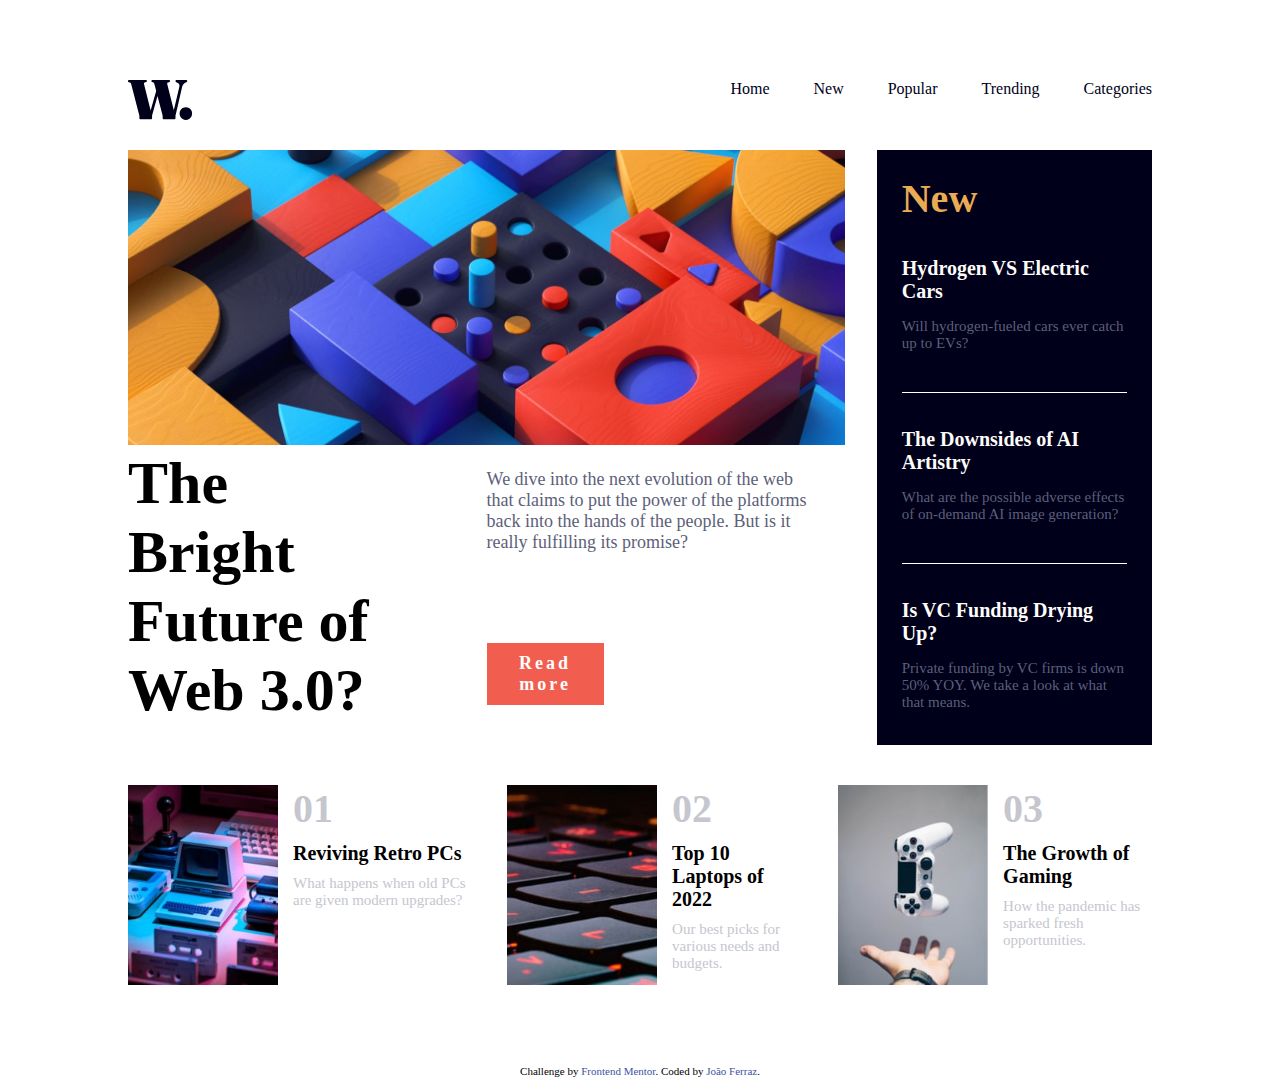
<file: index.html>
<!DOCTYPE html>
<html lang="en">
<head>
  <meta charset="UTF-8">
  <meta name="viewport" content="width=device-width, initial-scale=1.0"> <!-- displays site properly based on user's device -->

  <script src="index.js" defer></script>
  <link rel="stylesheet" href="index.css">
  <link rel="icon" type="image/png" sizes="32x32" href="./images/favicon-32x32.png">
  
  <title>Frontend Mentor | News homepage</title>

  <!-- Feel free to remove these styles or customise in your own stylesheet 👍 -->
  <style>
    .attribution { font-size: 11px; text-align: center; }
    .attribution a { color: hsl(228, 45%, 44%); }
  </style>
</head>
<body>
  <div class="menu">
    <svg id="icon_menu_close" onclick="closeMenu()" width="32" height="31" xmlns="http://www.w3.org/2000/svg"><g fill="#00001A" fill-rule="evenodd"><path d="m2.919.297 28.284 28.284-2.122 2.122L.797 2.419z"/><path d="M.797 28.581 29.081.297l2.122 2.122L2.919 30.703z"/></g></svg>
    <a href="#">Home</a>
    <a href="#">New</a>
    <a href="#">Popular</a>
    <a href="#">Trending</a>
    <a href="#">Categories</a>
  </div>
  <div class="container">
    <div class="shadow_menu">

    </div>
      <div class="flex_horizontal_menu">
        <svg id="brand_icon" width="65" height="40" xmlns="http://www.w3.org/2000/svg"><path d="M23.016 39.2c.317 0 .574-.093.77-.28.196-.187.294-.457.294-.812v-1.82c0-.448.033-.84.098-1.176.065-.336.145-.663.238-.98l5.09-18.122 4.822 18.57c.112.384.193.682.243.895l.023.099c.047.215.07.453.07.714v1.82c0 .355.098.625.294.812.196.187.453.28.77.28h10.696c.299 0 .55-.093.756-.28.205-.187.308-.457.308-.812v-1.82c0-.373.023-.705.07-.994.047-.29.135-.677.266-1.162L54.04 7.224c.299-1.25.765-2.254 1.4-3.01.635-.756 1.363-1.311 2.184-1.666l.672-.308c.336-.168.574-.331.714-.49.14-.159.21-.369.21-.63 0-.336-.117-.607-.35-.812C58.637.103 58.287 0 57.82 0h-8.904c-.467 0-.817.103-1.05.308-.233.205-.35.476-.35.812 0 .261.06.471.182.63.121.159.313.303.574.434l.616.224c1.12.41 1.871.999 2.254 1.764s.453 1.661.21 2.688l-5.535 23.486-6.477-25.81c-.133-.58-.17-1.018-.11-1.31l.026-.104c.093-.29.317-.49.672-.602l1.232-.336c.299-.112.518-.257.658-.434a.986.986 0 0 0 .21-.63c0-.355-.112-.63-.336-.826C41.468.098 41.122 0 40.656 0H24.78c-.448 0-.789.098-1.022.294-.233.196-.35.471-.35.826 0 .224.06.415.182.574.121.159.322.294.602.406l1.176.42c.261.093.462.243.602.448.14.205.294.607.462 1.204l1.751 6.742-5.553 19.475L16.128 4.48c-.147-.49-.194-.898-.14-1.223l.028-.135c.093-.345.327-.574.7-.686l1.456-.336c.504-.168.756-.504.756-1.008 0-.336-.112-.602-.336-.798C18.368.098 18.022 0 17.556 0H1.344C.896 0 .56.098.336.294.112.49 0 .756 0 1.092c0 .224.056.434.168.63.112.196.29.35.532.462l1.232.392c.355.13.625.308.812.532.187.224.345.579.476 1.064l7.84 30.408c.112.43.191.751.238.966.047.215.07.462.07.742v1.82c0 .355.103.625.308.812.205.187.467.28.784.28h10.556Zm34.804.7c1.195 0 2.263-.29 3.206-.868a6.338 6.338 0 0 0 2.24-2.338c.55-.98.826-2.04.826-3.178 0-1.157-.275-2.212-.826-3.164a6.325 6.325 0 0 0-2.24-2.282c-.943-.57-2.011-.854-3.206-.854-1.157 0-2.207.285-3.15.854a6.325 6.325 0 0 0-2.24 2.282c-.55.952-.826 2.007-.826 3.164 0 1.139.275 2.198.826 3.178.55.98 1.297 1.76 2.24 2.338.943.579 1.993.868 3.15.868Z" fill="#00001A"/></svg>
      
        <svg id="icon_menu_open" onclick="openMenu()" width="40" height="17" xmlns="http://www.w3.org/2000/svg"><g fill="#00001A" fill-rule="evenodd"><path d="M0 0h40v3H0zM0 7h40v3H0zM0 14h40v3H0z"/><path d="M0 0h40v3H0z"/></g></svg>
      
        <div class="horizontal_options">
          <a href="#">Home</a>
          <a href="#">New</a>
          <a href="#">Popular</a>
          <a href="#">Trending</a>
          <a href="#">Categories</a>
        </div> <!-- HORIZONTAL OPTIONS -->
        
        
      </div> <!-- FLEX HORIZONTAL MENU -->

      <div class="wrap_content">
        <div class="image_with_text">
          <picture>
            <source media="(min-width: 768px)" srcset="assets/images/image-web-3-desktop.jpg">
            <source media="(max-width: 767px)" srcset="assets/images/image-web-3-mobile.jpg">
            <img src="assets/images/image-web-3-mobile.jpg"/>
          </picture>
    
          <div class="flex_text_below_bigPicture">
            <h2>The Bright Future of Web 3.0?</h2>
    
            <div class="text_with_read_more">
              <p>We dive into the next evolution of the web that claims to put the power of the platforms back into the hands of the people. 
                But is it really fulfilling its promise?
              </p>
              <a href="#">Read more</a>
            </div> <!-- TEXT WITH READ MORE -->
    
          
          </div> <!-- TEXT BELOW BIG PICTURE -->
        </div> <!-- IMAGE WITH TEXT -->

        <div class="flex_vertical_text">
          <h2>New</h2>

          <div class="flex_vertical_text_item">
            <a href="#">Hydrogen VS Electric Cars</a>
            <p>Will hydrogen-fueled cars ever catch up to EVs?</p>
            <hr>
          </div> <!-- FLEX VERTICAL TEXT ITEM -->

          <div class="flex_vertical_text_item">
            <a href="#">The Downsides of AI Artistry</a>
            <p>What are the possible adverse effects of on-demand AI image generation?</p>
            <hr>
          </div> <!-- FLEX VERTICAL TEXT ITEM -->

          <div class="flex_vertical_text_item">
            <a href="#">Is VC Funding Drying Up?</a>
            <p>Private funding by VC firms is down 50% YOY. We take a look at what that means.</p>
          </div> <!-- FLEX VERTICAL TEXT ITEM -->
          
        </div> <!-- FLEX VERTICAL TEXT -->
      </div> <!-- WRAP CONTENT -->

    <div class="footer_images">
      <div class="footer_images_item">

        <img src="assets/images/image-retro-pcs.jpg" alt="">

        <div class="footer_images_item_text">

          <h2>01</h2>
          <a href="#">Reviving Retro PCs</a>
          <p>What happens when old PCs are given modern upgrades?</p>

        </div><!-- FOOTER IMAGES ITEM TEXT -->
      </div><!-- FOOTER IMAGES ITEM -->

      <div class="footer_images_item">

        <img src="assets/images/image-top-laptops.jpg" alt="">

        <div class="footer_images_item_text">

          <h2>02</h2>
          <a href="#">Top 10 Laptops of 2022</a>
          <p>Our best picks for various needs and budgets.</p>

        </div> <!-- FOOTER IMAGES ITEM TEXT -->
      </div> <!-- FOOTER IMAGES ITEM -->

      <div class="footer_images_item">

        <img src="assets/images/image-gaming-growth.jpg" alt="">

        <div class="footer_images_item_text">

          <h2>03</h2>
          <a href="#">The Growth of Gaming</a>
          <p>How the pandemic has sparked fresh opportunities.</p>

        </div> <!-- FOOTER IMAGES ITEM TEXT -->
      </div><!-- FOOTER IMAGES ITEM -->
    </div> <!-- FOOTER IMAGES -->

    
  </div> <!-- CONTAINER -->

  <div class="attribution">
    Challenge by <a href="https://www.frontendmentor.io?ref=challenge" target="_blank">Frontend Mentor</a>. 
    Coded by <a href="#">João Ferraz</a>.
  </div>
</body>

</html>
</file>
<file: index.css>
*{
    margin: 0;
    padding: 0;
}

a:link { text-decoration: none; }

a:visited { text-decoration: none; }

a:hover { text-decoration: none; }

a:active { text-decoration: none; }

svg, img {
    max-width: 100%;
}

.shadow_menu {
    position: absolute;
    width: 100%;
    height: 100%;
    background-color: black;
    opacity: 50%;
    top: 0;
    left: 0;
    display: none;
}

.menu {
    display: none;
    position:fixed;
    flex-direction: column;
    background-color: white;
    height: 100vh;
    z-index: 99;
    right: 0;
    width: 70%;
    padding-left: 25px;
}

.menu svg {
    margin-left: auto;
    padding: 15px 15px;
    margin-bottom: 50px;
}

.menu a {
    color: black;
}

.container {
    position: relative;
    height: fit-content;
    padding: 40px 15px;
}

.horizontal_options {
    display: none;
}

picture > img {
    margin-top: 30px;
}

.flex_horizontal_menu {
    display: flex;
    flex-direction: row;
    justify-content:space-between;
    margin-bottom: 30px;
}

#icon_menu_open {
    padding-top: 10px;
}

.flex_text_below_bigPicture {
    display: flex;
    flex-direction: column;
    justify-content: space-evenly;
}

.flex_text_below_bigPicture h2 {
    margin-bottom: 20px;
}

.text_with_read_more{
    display: flex;
    flex-direction: column;
    justify-content: space-between;
}

.flex_text_below_bigPicture h2{
    font-size: 50px;
    font-weight: 800;
}

.text_with_read_more p {
    font-size: 18px;
    font-weight: 400;
    color: hsl(236, 13%, 42%);
    margin-bottom: 20px;
    padding-top: 20px;
}

.text_with_read_more a {
    background-color: hsl(5, 85%, 63%);
    color: white;
    font-size: 18px;
    letter-spacing: 3px;
    width: 50%;
    padding: 10px 10px;
    text-align: center;
    font-weight: 700;
    margin-bottom: 40px;
}

.flex_vertical_text {
    background-color: hsl(240, 100%, 5%);
    padding: 25px;
}

.flex_vertical_text h2 {
    color: hsl(35, 77%, 62%);
    font-weight: 800;
    font-size: 40px;
}

.flex_vertical_text_item a {
    color: hsl(36, 100%, 99%);
    font-weight: 800;
    font-size: 20px;
}

.flex_vertical_text p {
    color: hsl(236, 13%, 42%);
    font-weight: 400;
    font-size: 15px;
    margin-top: 15px;
}

.flex_vertical_text hr {
    margin-top: 40px;
    border: none;
    height: 1px;
    background-color: white;
}

.flex_vertical_text_item {
    margin-top: 35px;
}

.footer_images {
    display: flex;
    flex-direction: column;

}

.footer_images_item{
    display: flex;
    flex-direction: row;
    flex-wrap: nowrap;
    padding-top: 40px;
    gap: 15px;
    align-items: flex-start;
}

.footer_images_item img{
    width: 150px;
    height: 200px;
}

.footer_images_item_text {
    display: flex;
    flex-direction: column;
    gap: 10px;
}


.footer_images_item_text h2 {
    font-size: 40px;
    color: hsl(233, 8%, 79%);
}

.footer_images_item_text a {
    font-size: 20px;
    font-weight: 800;
    color: black;
}

.footer_images_item_text a:hover {
    color: hsl(35, 77%, 62%);
}

.footer_images_item_text p {
    font-size: 15px;
    color: hsl(233, 8%, 79%);
}


@media all and (min-width: 768px) {
    /* FOR DESKTOP */

    .container {
        position: relative;
        height: fit-content;
        padding: 80px 10%;
    }

    .shadow_menu {
        display: none !important;
        
    }

    .menu {
        display: none !important;
    }
    
    .horizontal_options {
        display: unset;
    }

    .horizontal_options a {
        margin-left: 40px;
        color: hsl(240, 100%, 5%);
    }

    .horizontal_options a:hover {
        color: hsl(35, 77%, 62%);
    }

    #icon_menu_open {
        display: none;
    }

    .flex_text_below_bigPicture a:hover {
        background-color:hsl(240, 100%, 5%)
    }

    .text_with_read_more a {
        width: 30%;
    }

    .text_with_read_more {
        width: 50%;
        padding-right: 35px;
    }

    .flex_text_below_bigPicture {
        flex-direction: row;
        justify-content: unset;
    }

    .flex_text_below_bigPicture h2 {
        width: 40%;
        font-size: 60px;
        padding-right:100px;
        font-weight: bold ;
        left: 0;
    }

    .flex_vertical_text {
        width: 22%;
        height: auto;
    }

    .wrap_content {
        display: flex;
        flex-direction: row;
        gap: 10px;
        flex-wrap: nowrap;
        justify-content: space-between;
    }

    .wrap_content img{
        margin: 0;
    }

    .image_with_text {
        display: flex;
        flex-direction: column;
        width: 70%;
    }

    .footer_images {
        display: flex;
        flex-direction: row;
        justify-content: space-evenly;
        gap: 40px;
    }

    .footer_images_item {
        width: auto;
    }

    .flex_vertical_text_item a:hover {
        color: hsl(35, 77%, 62%);
    }

}
</file>
